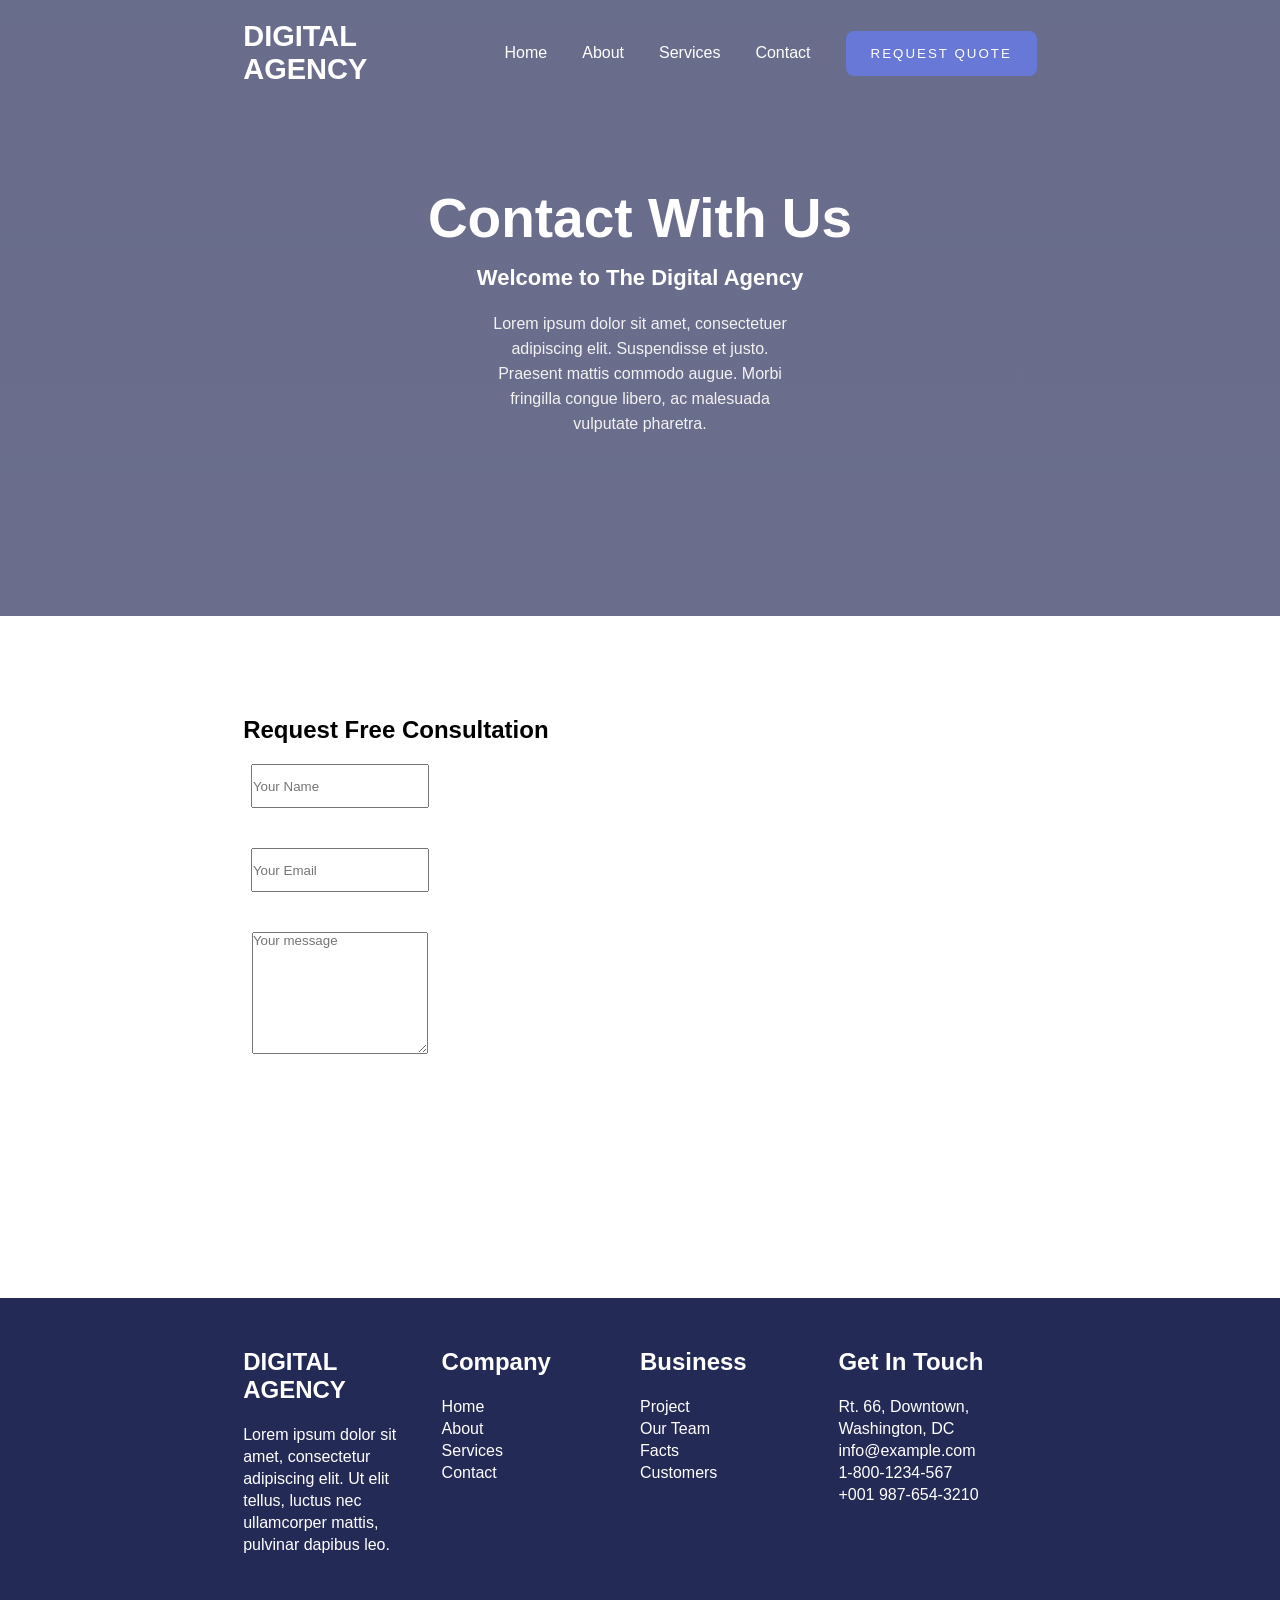
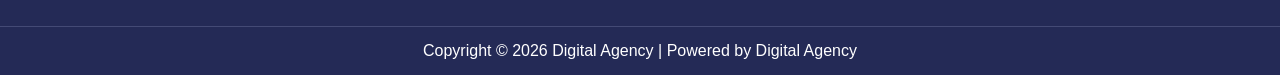
<file: contact.html>
<!DOCTYPE html>
<html lang="en">
<head>
    <meta charset="UTF-8">
    <meta name="viewport" content="width=device-width, initial-scale=1.0">
    <link rel="stylesheet" href="contact.css">
    <title>Document</title>
</head>
<body>
     <!-- header -->
    <header>
        <nav>
            <a href="#" class="agency">DIGITAL<br>AGENCY</a>

            <div class="menu-items">
                <ul>
                    <li><a href="index.html">Home</a></li>
                    <li><a href="about.html">About</a></li>
                    <li><a href="service.html">Services</a></li>
                    <li><a href="contact.html">Contact</a></li>
                    <button>REQUEST QUOTE</button>
                </ul>
            </div>
        </nav>
        <div class="hero-section">
            <h2>Contact With Us</h2>
            <h5>Welcome to The Digital Agency</h5>
            <p>Lorem ipsum dolor sit amet, consectetuer adipiscing elit. Suspendisse et justo. Praesent mattis commodo
                augue. Morbi fringilla congue libero, ac malesuada vulputate pharetra.</p>
        </div>
    </header>
    <!-- request -->
     <div class="request-container">
        <h2>Request Free Consultation</h2>
        <div class="login-location">
            <div class="login">
                <div class="input">
                    <input type="text" placeholder="Your Name">
                </div>
                <div class="input">
                    <input type="email" placeholder="Your Email">
                </div>
                <div class="message">
                    <textarea name="" id="" placeholder="Your message"></textarea>
                </div>
            </div>
            <div class="location">
                <iframe src="https://www.google.com/maps/embed?pb=!1m18!1m12!1m3!1d3594.149131366605!2d89.25225357609425!3d25.732581409806432!2m3!1f0!2f0!3f0!3m2!1i1024!2i768!4f13.1!3m3!1m2!1s0x39e32d78aaf6f441%3A0x5353af3544d358c1!2sInspired%20IT!5e0!3m2!1sen!2sbd!4v1775882134757!5m2!1sen!2sbd" width="600" height="450" style="border:0;" allowfullscreen="" loading="lazy" referrerpolicy="no-referrer-when-downgrade" class="inspire-location"></iframe>
            </div>
        </div>
     </div>
       <!-- footer menu-->
    <div class="footer-menu">
        <div class="main-container">
            <div class="acency-container">
                <h2>DIGITAL AGENCY</h2>
                <p>Lorem ipsum dolor sit amet, consectetur adipiscing elit. Ut elit tellus, luctus nec ullamcorper
                    mattis,
                    pulvinar dapibus leo.</p>
            </div>
            <div class="company-container">
                <h2>Company</h2>
                <ul>
                    <li><a href="index.html">Home</a></li>
                    <li><a href="About.html">About</a></li>
                    <li><a href="Service.html">Services</a></li>
                    <li><a href="Contact.html">Contact</a></li>
                </ul>
            </div>
            <div class="business-container">
                <h2>Business</h2>
                <ul>
                    <li><a href="#">Project</a></li>
                    <li><a href="#">Our Team</a></li>
                    <li><a href="#">Facts</a></li>
                    <li><a href="#">Customers</a></li>
                </ul>
            </div>
            <div class="touch-container">
                <h2>Get In Touch</h2>
                <ul>
                    <li>Rt. 66, Downtown, Washington, DC</li>
                    <li>info@example.com</li>
                    <li>1-800-1234-567</li>
                    <li>+001 987-654-3210</li>
                </ul>
            </div>
        </div>
    </div>
<!-- footer -->
    <footer>
        <div>
            <p>Copyright © 2026 Digital Agency | Powered by Digital Agency</p>
        </div>
    </footer>

</body>
</html>
</file>
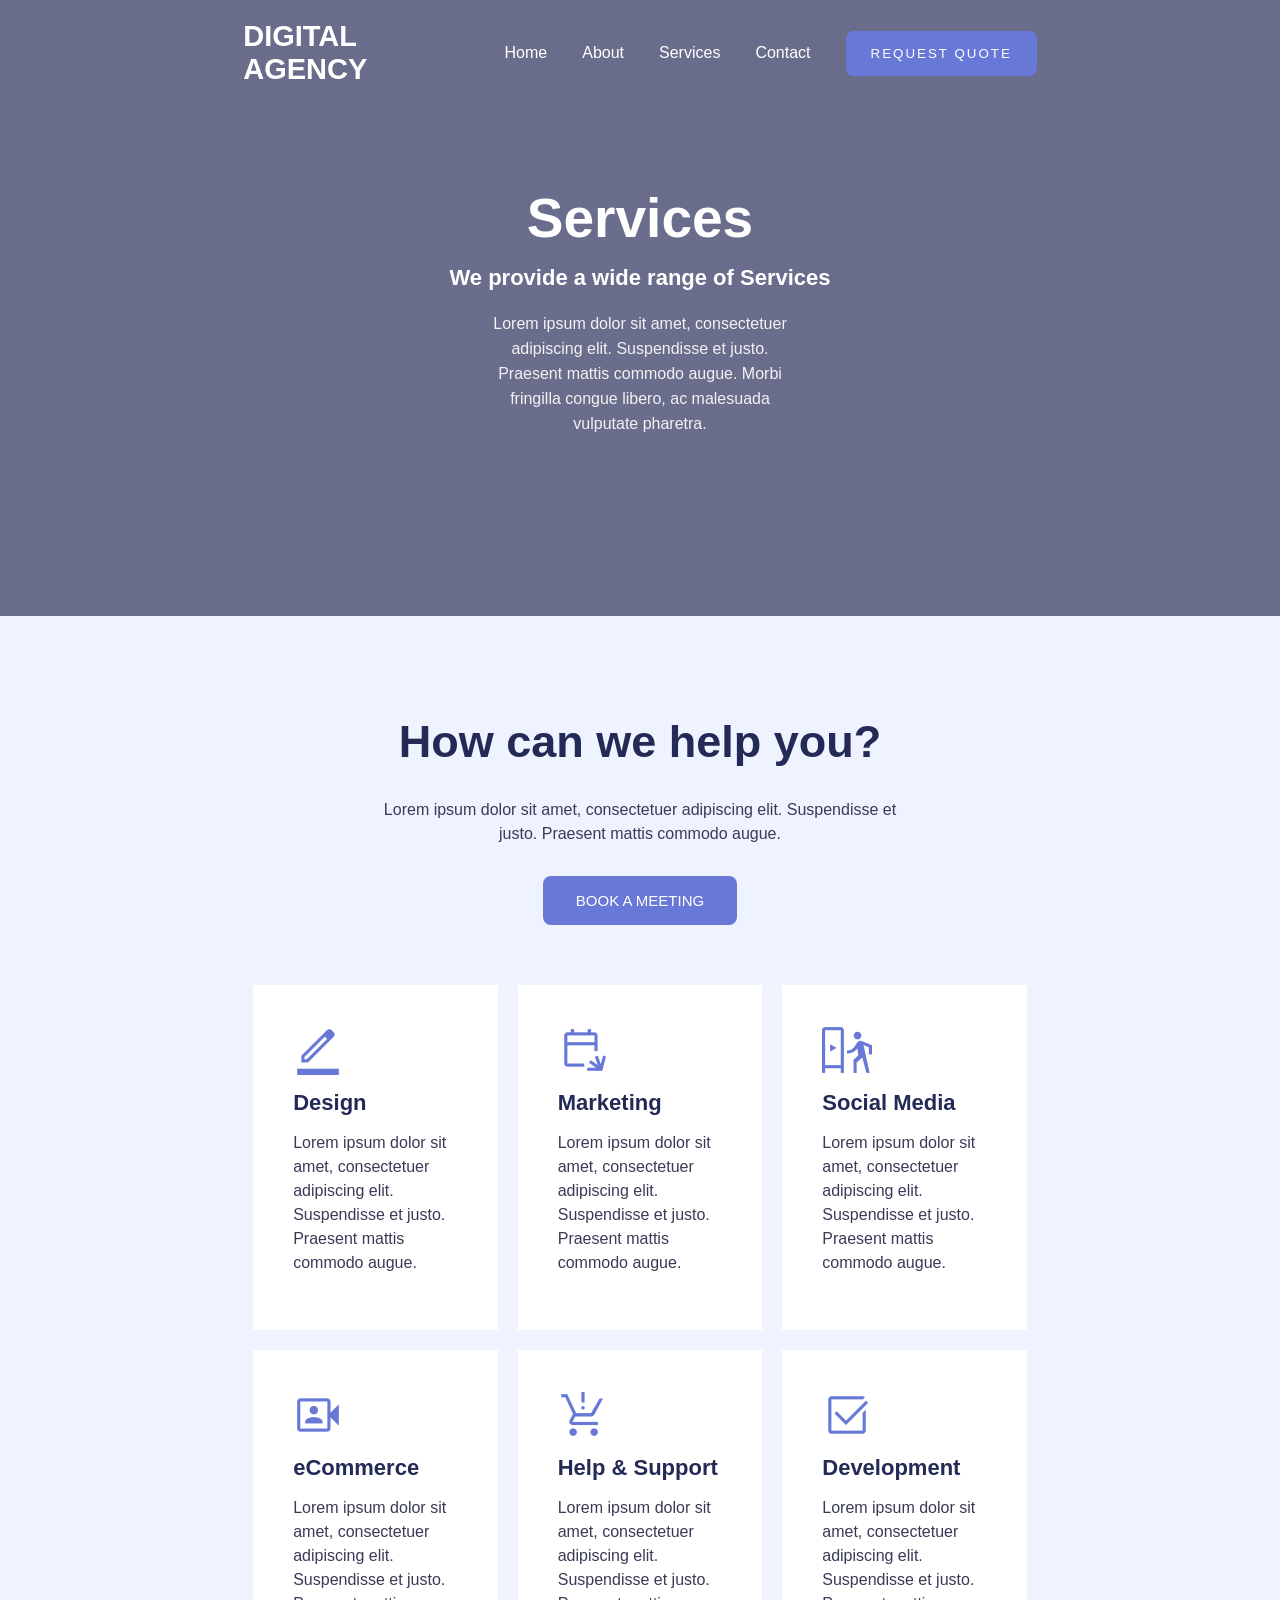
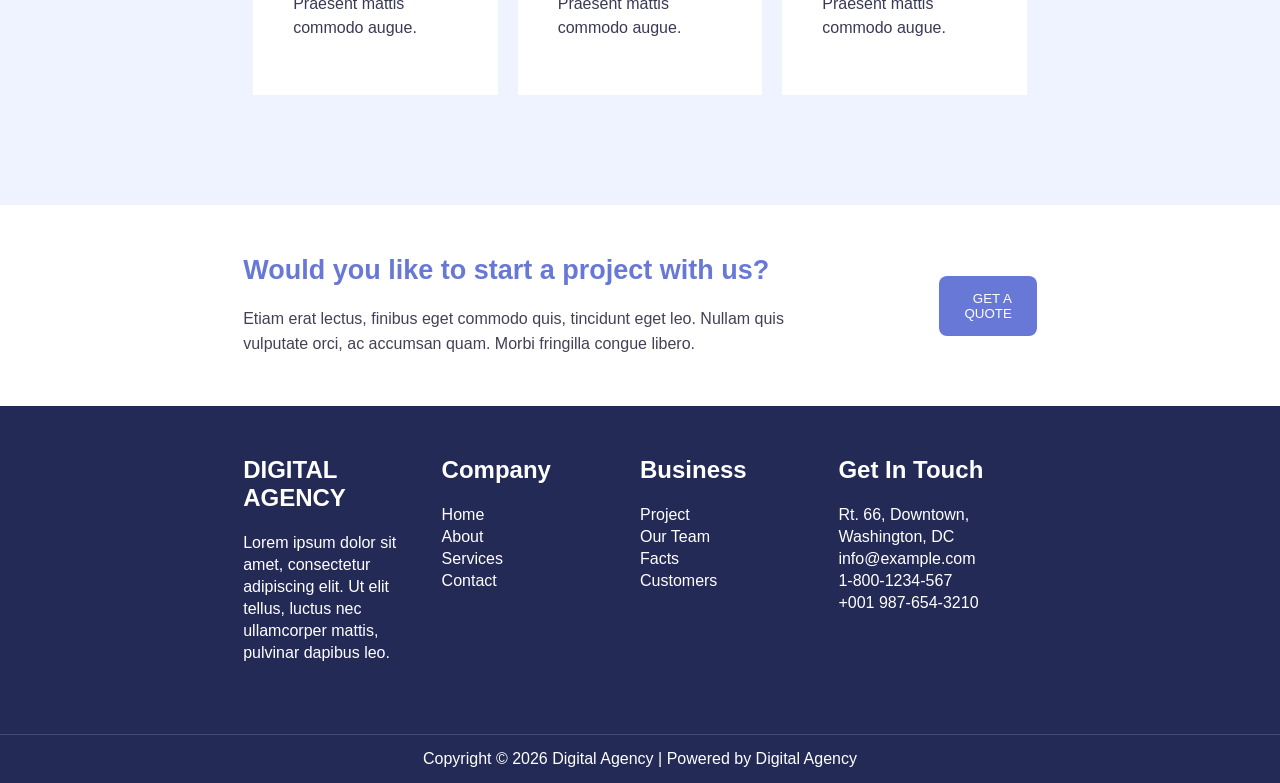
<file: service.html>
<!DOCTYPE html>
<html lang="en">

<head>
    <meta charset="UTF-8">
    <meta name="viewport" content="width=device-width, initial-scale=1.0">
    <link rel="stylesheet" href="services.css">
    <!-- google icon links -->
    <link rel="stylesheet"
        href="https://fonts.googleapis.com/css2?family=Material+Symbols+Outlined:opsz,wght,FILL,GRAD@20..48,100..700,0..1,-50..200" />
    <title>Document</title>
</head>

<body>
    <!-- header -->
    <header>
        <nav>
            <a href="#" class="agency">DIGITAL<br>AGENCY</a>

            <div class="menu-items">
                <ul>
                    <li><a href="index.html">Home</a></li>
                    <li><a href="about.html">About</a></li>
                    <li><a href="service.html">Services</a></li>
                    <li><a href="contact.html">Contact</a></li>
                    <button>REQUEST QUOTE</button>
                </ul>
            </div>
        </nav>
        <div class="hero-section">
            <h2>Services</h2>
            <h5>We provide a wide range of Services</h5>
            <p>Lorem ipsum dolor sit amet, consectetuer adipiscing elit. Suspendisse et justo. Praesent mattis commodo
                augue. Morbi fringilla congue libero, ac malesuada vulputate pharetra.</p>
        </div>
    </header>
    <!-- help -->
    <div class="main-help-container">
        <h3>How can we help you?</h3>
        <p>Lorem ipsum dolor sit amet, consectetuer adipiscing elit. Suspendisse et <br> justo. Praesent mattis commodo
            augue.​</p>
        <button>Book A Meeting</button>
        <div class="main-help-container-box">
            <div class="help-container-box">
                <span class="material-symbols-outlined">
                    border_color
                </span>
                <h4>Design</h4>
                <p>Lorem ipsum dolor sit amet, consectetuer adipiscing elit. Suspendisse et justo. Praesent mattis
                    commodo augue.</p>
            </div>
            <div class="help-container-box">
                <span class="material-symbols-outlined">
                    calendar_apps_script
                </span>
                <h4>Marketing</h4>
                <p>Lorem ipsum dolor sit amet, consectetuer adipiscing elit. Suspendisse et justo. Praesent mattis
                    commodo augue.</p>
            </div>
            <div class="help-container-box">
                <span class="material-symbols-outlined">
                    digital_out_of_home
                </span>
                <h4>Social Media</h4>
                <p>Lorem ipsum dolor sit amet, consectetuer adipiscing elit. Suspendisse et justo. Praesent mattis
                    commodo augue.</p>
            </div>
            <div class="help-container-box">
                <span class="material-symbols-outlined">
                    video_camera_front
                </span>
                <h4>eCommerce</h4>
                <p>Lorem ipsum dolor sit amet, consectetuer adipiscing elit. Suspendisse et justo. Praesent mattis
                    commodo augue.</p>
            </div>
            <div class="help-container-box">
                <span class="material-symbols-outlined">
                    production_quantity_limits
                </span>
                <h4>Help & Support</h4>
                <p>Lorem ipsum dolor sit amet, consectetuer adipiscing elit. Suspendisse et justo. Praesent mattis
                    commodo augue.</p>
            </div>
            <div class="help-container-box">
                <span class="material-symbols-outlined">
                    select_check_box
                </span>
                <h4>Development</h4>
                <p>Lorem ipsum dolor sit amet, consectetuer adipiscing elit. Suspendisse et justo. Praesent mattis
                    commodo augue.</p>
            </div>
        </div>
    </div><!-- like -->
    <div class="like-container">
        <div class="like-container-left">
            <h3>Would you like to start a project with us?</h3>
            <p>Etiam erat lectus, finibus eget commodo quis, tincidunt eget leo. Nullam quis vulputate orci, ac accumsan
                quam. Morbi fringilla congue libero.</p>
        </div>
        <div class="like-container-right">
            <button>Get a Quote</button>
        </div>
    </div>
    <!-- footer menu-->
    <div class="footer-menu">
        <div class="main-container">
            <div class="acency-container">
                <h2>DIGITAL AGENCY</h2>
                <p>Lorem ipsum dolor sit amet, consectetur adipiscing elit. Ut elit tellus, luctus nec ullamcorper
                    mattis,
                    pulvinar dapibus leo.</p>
            </div>
            <div class="company-container">
                <h2>Company</h2>
                <ul>
                    <li><a href="index.html">Home</a></li>
                    <li><a href="About.html">About</a></li>
                    <li><a href="Service.html">Services</a></li>
                    <li><a href="Contact.html">Contact</a></li>
                </ul>
            </div>
            <div class="business-container">
                <h2>Business</h2>
                <ul>
                    <li><a href="#">Project</a></li>
                    <li><a href="#">Our Team</a></li>
                    <li><a href="#">Facts</a></li>
                    <li><a href="#">Customers</a></li>
                </ul>
            </div>
            <div class="touch-container">
                <h2>Get In Touch</h2>
                <ul>
                    <li>Rt. 66, Downtown, Washington, DC</li>
                    <li>info@example.com</li>
                    <li>1-800-1234-567</li>
                    <li>+001 987-654-3210</li>
                </ul>
            </div>
        </div>
    </div>
<!-- footer -->
    <footer>
        <div>
            <p>Copyright © 2026 Digital Agency | Powered by Digital Agency</p>
        </div>
    </footer>
</body>

</html>
</file>
<file: contact.css>
*{
    padding: 0;
    margin: 0;
    font-family: sans-serif;
}
a{
    text-decoration: none;
}
/*######## header ####### */
header{
    background-repeat: no-repeat;
    background-size: cover;
    padding: 20px 19%;
    background-image: linear-gradient(rgba(80,85,120,0.86),rgba(80,85,120,0.85)),url(https://web1.digital/wp-content/uploads/2026/01/marketing-agency-website-lead-generation-cover.png);
}
header nav{
    display: flex;
    justify-content: space-between;
    align-items: center;
}
header .menu-items ul {
    display: flex;
    align-items: center;
    gap: 35px;
    list-style-type: none;
}
header .menu-items ul a{
    color: white;
}
header .menu-items ul a:hover{
    color: black;
}
header nav ul button{
    padding: 15px 25px;
    border: none;
    border-radius: 8px;
    letter-spacing: 2px;
    color: white;
    background-color: #6878d6;
}
header .menu-items ul button:hover{
    background-color: white;
    color: black;
    transition: .3s;
}
header .agency{
    font-weight: bold;
    font-size: 29px;
    color: white;
}
header .hero-section{
    padding: 100px 0;
    text-align: center;
}
header .hero-section h5{
    color: white;
    font-size: 22px;
    padding: 10px 0 20px;
}
header .hero-section h2{
    color: white;
    font-size: 55px;
    padding-bottom: 5px;
}
header .hero-section p{
    color: #f2f2f2;
    margin: 0 250px;
    line-height: 25px;
    padding-bottom: 60px;
    text-align: center;
}
header .hero-section button{
    padding: 16px 33px;
    border: none;
    border-radius: 8px;
    text-transform: uppercase;
    color: white;
    background-color: #6878d6;
    font-size: 15px;
}
header .hero-section button:hover{
    background-color: white;
    color: black;
    transition: .3s;
}
/*######## request ####### */
.request-container{
    padding: 100px 19%;
}
.request-container .login-location .login .input input{
    width: 90%;
    height: 40px;
    margin: 20px 0px;
}
.request-container .login-location .login .message textarea{
    width: 90%;
    height: 120px;
    margin: 20px 0;
}
.request-container .login-location{
    display: grid;
    grid-template-columns: 1fr 1fr ;
    text-align: center;
}
/*######## footer menu ####### */
.footer-menu{
    padding: 50px 19%;
    background-color: #242a56;
}
.footer-menu ul{
    list-style-type: none;
    padding: 20px 0;
    color: white;
}

.footer-menu .main-container .acency-container p{
    width: 80%;
    color: white;
    padding: 20px 0;
    line-height: 22px;
}
.footer-menu .main-container{
    display: grid;
    grid-template-columns: 1fr 1fr 1fr 1fr;
}
.footer-menu h2{
    color: white;
}
.footer-menu a{
    color: white;
    line-height: 22px;  
}
.footer-menu  ul li{
    line-height: 22px;
}

/*######## footer ####### */
footer {
    text-align: center;
    border-top: 1px solid #444a75;
    padding: 15px 0 ;
    background-color: #242a56;
    color: white;
}
@media(max-width:768px){
    header nav{
    flex-wrap: wrap;
    }
    header{
    padding: 20px 5%;
    }
    header .menu-items ul {
    gap: 39px;
    font-size: 18px;
    }
    header nav ul button{
    padding: 8px 12px;
    letter-spacing: 0px;
    display: none;
    }
    header .agency{
    font-size: 29px;
    text-align: center;
    margin-left: 120px;
    margin-bottom: 20px;
    }
    header .hero-section{
    padding: 120px 0;
    text-align: center;
    }
    header .hero-section p{
    width: 100%;
    margin: 0 0px;
    }
    .request-container .login-location{
    display: grid;
    grid-template-columns: 1fr ;
    text-align: left;
    }
    .request-container{
    padding: 100px 5%;
    }
    .request-container .login-location .login .input input{
    width: 100%;
    }
    .request-container .login-location .login .message textarea{
    width: 100%;
    }
    .request-container .login-location .location .inspire-location{
        width: 100%;
    }
    .footer-menu .main-container{
    display: grid;
    grid-template-columns: 1fr;
    text-align: left;
    }
    .footer-menu .main-container .acency-container p{
    width: 100%;
    }
    .footer-menu{
    padding: 50px 5%;
    }


}
</file>
<file: services.css>
*{
    padding: 0;
    margin: 0;
    font-family: sans-serif;
}
a{
    text-decoration: none;
}
/*######## header ####### */
header{
    background-repeat: no-repeat;
    background-size: cover;
    padding: 20px 19%;
    background-image: linear-gradient(rgba(80,85,120,0.86),rgba(80,85,120,0.85)),url(https://web1.digital/wp-content/uploads/2026/01/marketing-agency-website-lead-generation-cover.png);
}
header nav{
    display: flex;
    justify-content: space-between;
    align-items: center;
}
header .menu-items ul {
    display: flex;
    align-items: center;
    gap: 35px;
    list-style-type: none;
}
header .menu-items ul a{
    color: white;
}
header .menu-items ul a:hover{
    color: black;
}
header nav ul button{
    padding: 15px 25px;
    border: none;
    border-radius: 8px;
    letter-spacing: 2px;
    color: white;
    background-color: #6878d6;
}
header .menu-items ul button:hover{
    background-color: white;
    color: black;
    transition: .3s;
}
header .agency{
    font-weight: bold;
    font-size: 29px;
    color: white;
}
header .hero-section{
    padding: 100px 0;
    text-align: center;
}
header .hero-section h5{
    color: white;
    font-size: 22px;
    padding: 10px 0 20px;
}
header .hero-section h2{
    color: white;
    font-size: 55px;
    padding-bottom: 5px;
}
header .hero-section p{
    color: #f2f2f2;
    margin: 0 250px;
    line-height: 25px;
    padding-bottom: 60px;
    text-align: center;
}
header .hero-section button{
    padding: 16px 33px;
    border: none;
    border-radius: 8px;
    text-transform: uppercase;
    color: white;
    background-color: #6878d6;
    font-size: 15px;
}
header .hero-section button:hover{
    background-color: white;
    color: black;
    transition: .3s;
}
/*######## help ####### */
.main-help-container{
    padding: 100px 19%;
    text-align: center;
    background-color: #eff2ff;
}
.main-help-container h3{
    font-size: 45px;
    color: #242a56;
}
.main-help-container p{
    text-align: center;
    line-height: 24px;
    padding: 30px 0;
    color: #393a56;
}
.main-help-container button{
    padding: 16px 33px;
    border: none;
    border-radius: 8px;
    text-transform: uppercase;
    color: white;
    background-color: #6878d6;
    font-size: 15px;
}
.main-help-container .main-help-container-box{
    display: grid;
    grid-template-columns: 1fr 1fr 1fr;
    padding-top: 50px;
}
.main-help-container .main-help-container-box  .help-container-box{
    background-color: white;
    margin: 10px;
    text-align: left;
    padding: 40px;
}
.main-help-container .main-help-container-box  .help-container-box span{
    font-size: 50px;
    color: #6878d6;
    margin-bottom: 15px;
}
.main-help-container .main-help-container-box  .help-container-box h4{
    font-weight: 700;
    font-size: 22px;
    color: #242a56;
}
.main-help-container .main-help-container-box  .help-container-box p{
    padding: 15px 0;
    text-align: left;
}
/*######## like ####### */
.like-container{
    padding: 50px 19%;
    display: flex;
    align-items: center;
}
.like-container .like-container-left h3{
    color: #6878d6;
    font-size: 27px;
    text-align: left;
    padding-bottom: 20px;
}
.like-container .like-container-left p{
    color: #454056;
    width: 80%;
    text-align: left;
    line-height: 25px;
}
.like-container .like-container-right button{
    padding: 15px 25px;
    border: none;
    border-radius: 8px;
    color: white;
    background-color: #6878d6;
    text-align: right;
    text-transform: uppercase;
}
/*######## footer menu ####### */
.footer-menu{
    padding: 50px 19%;
    background-color: #242a56;
}
.footer-menu ul{
    list-style-type: none;
    padding: 20px 0;
    color: white;
}

.footer-menu .main-container .acency-container p{
    width: 80%;
    color: white;
    padding: 20px 0;
    line-height: 22px;
}
.footer-menu .main-container{
    display: grid;
    grid-template-columns: 1fr 1fr 1fr 1fr;
}
.footer-menu h2{
    color: white;
}
.footer-menu a{
    color: white;
    line-height: 22px;  
}
.footer-menu  ul li{
    line-height: 22px;
}

/*######## footer ####### */
footer {
    text-align: center;
    border-top: 1px solid #444a75;
    padding: 15px 0 ;
    background-color: #242a56;
    color: white;
}
@media(max-width:768px){
    header nav{
    flex-wrap: wrap;
    }
    header{
    padding: 20px 5%;
    }
    header .menu-items ul {
    gap: 39px;
    font-size: 18px;
    }
    header nav ul button{
    padding: 8px 12px;
    letter-spacing: 0px;
    display: none;
    }
    header .agency{
    font-size: 29px;
    text-align: center;
    margin-left: 120px;
    margin-bottom: 20px;
    }
    header .hero-section{
    padding: 120px 0;
    text-align: center;
    }
    header .hero-section p{
    width: 100%;
    margin: 0 0px;
    }
    .main-help-container .main-help-container-box{
    display: grid;
    grid-template-columns: 1fr;
    padding-top: 50px;
    }
    .main-help-container{
    padding: 100px 5%;
    }
    .like-container{
    padding: 50px 5%;
    flex-wrap: wrap;
    }
    .like-container .like-container-left h3{
    text-align: center;
    }
    .like-container .like-container-left p{
        text-align: center;
        width: 100%;
    }
    .like-container .like-container-right button{
        margin-left: 110px;
        margin-top: 20px;
    }
    .footer-menu .main-container{
    display: grid;
    grid-template-columns: 1fr;
    text-align: left;
    }
    .footer-menu .main-container .acency-container p{
    width: 100%;
    }
    .footer-menu{
    padding: 50px 5%;
    }
}
</file>
